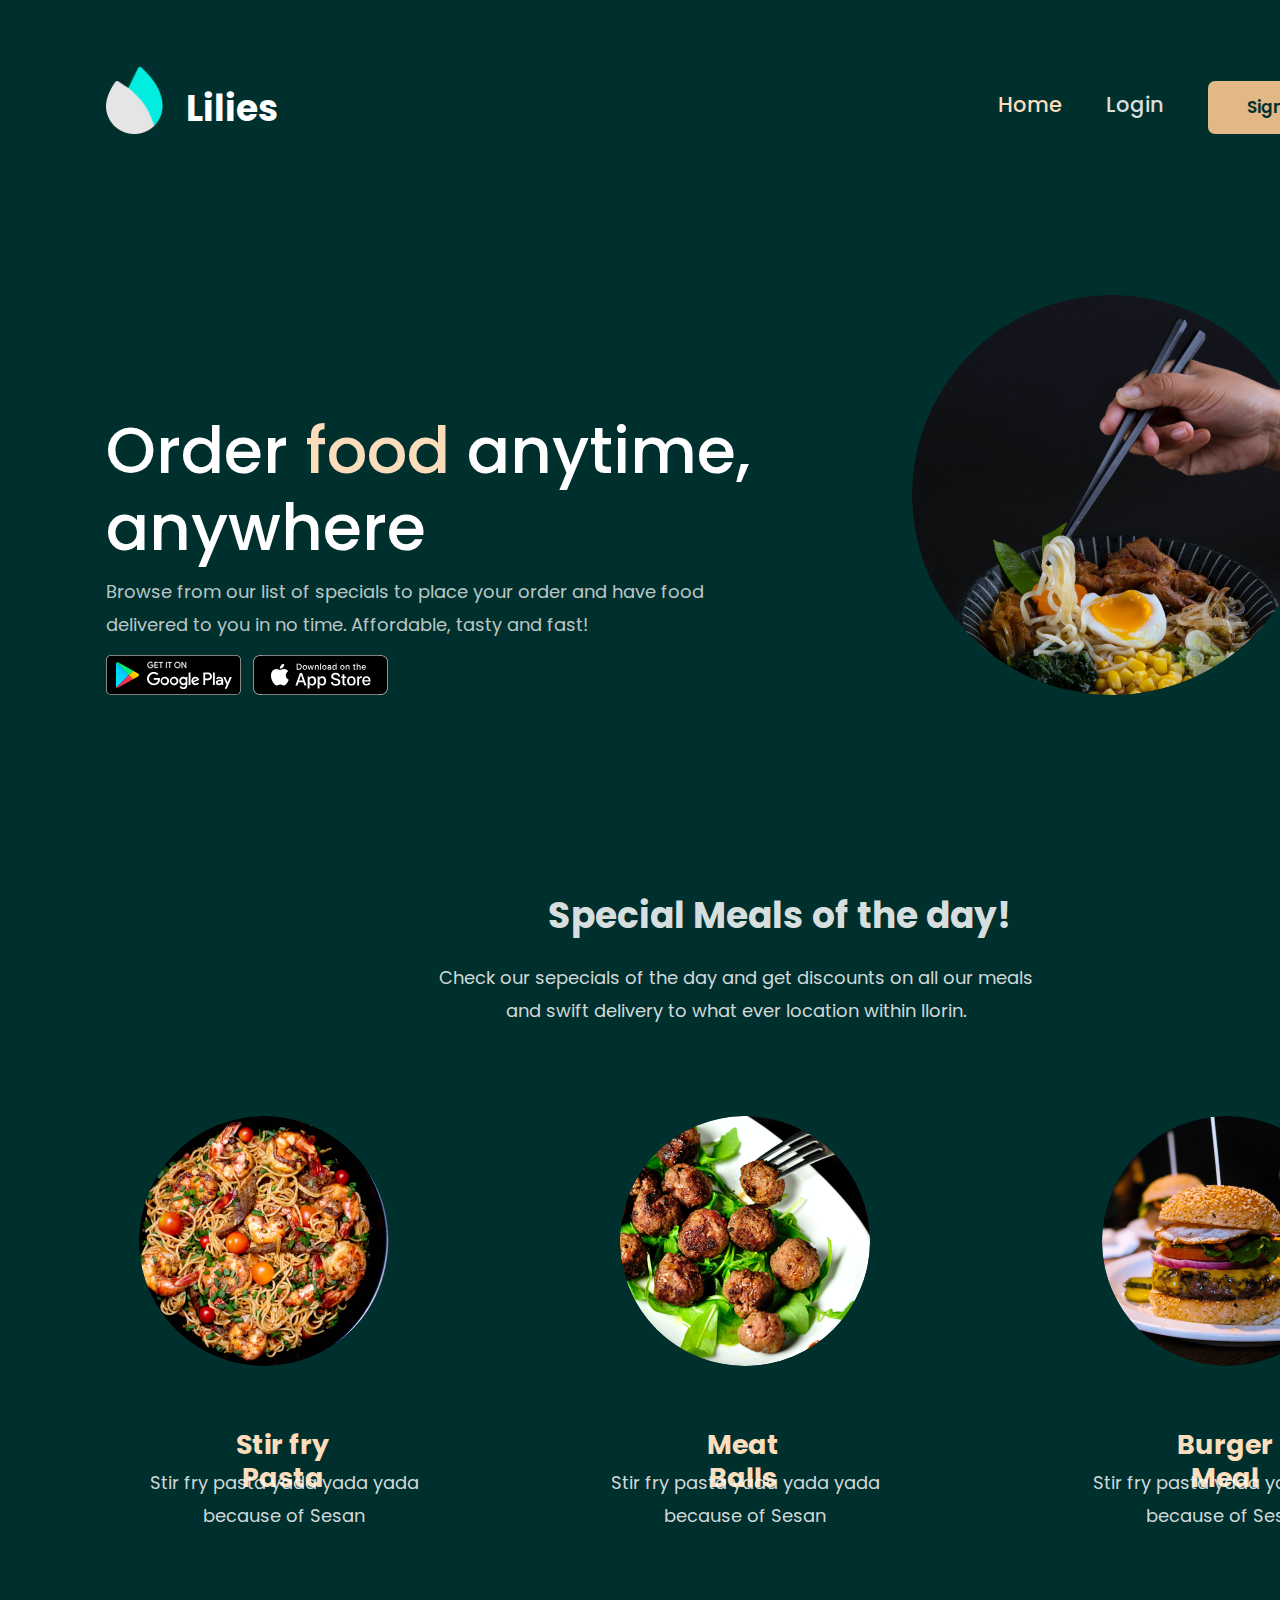
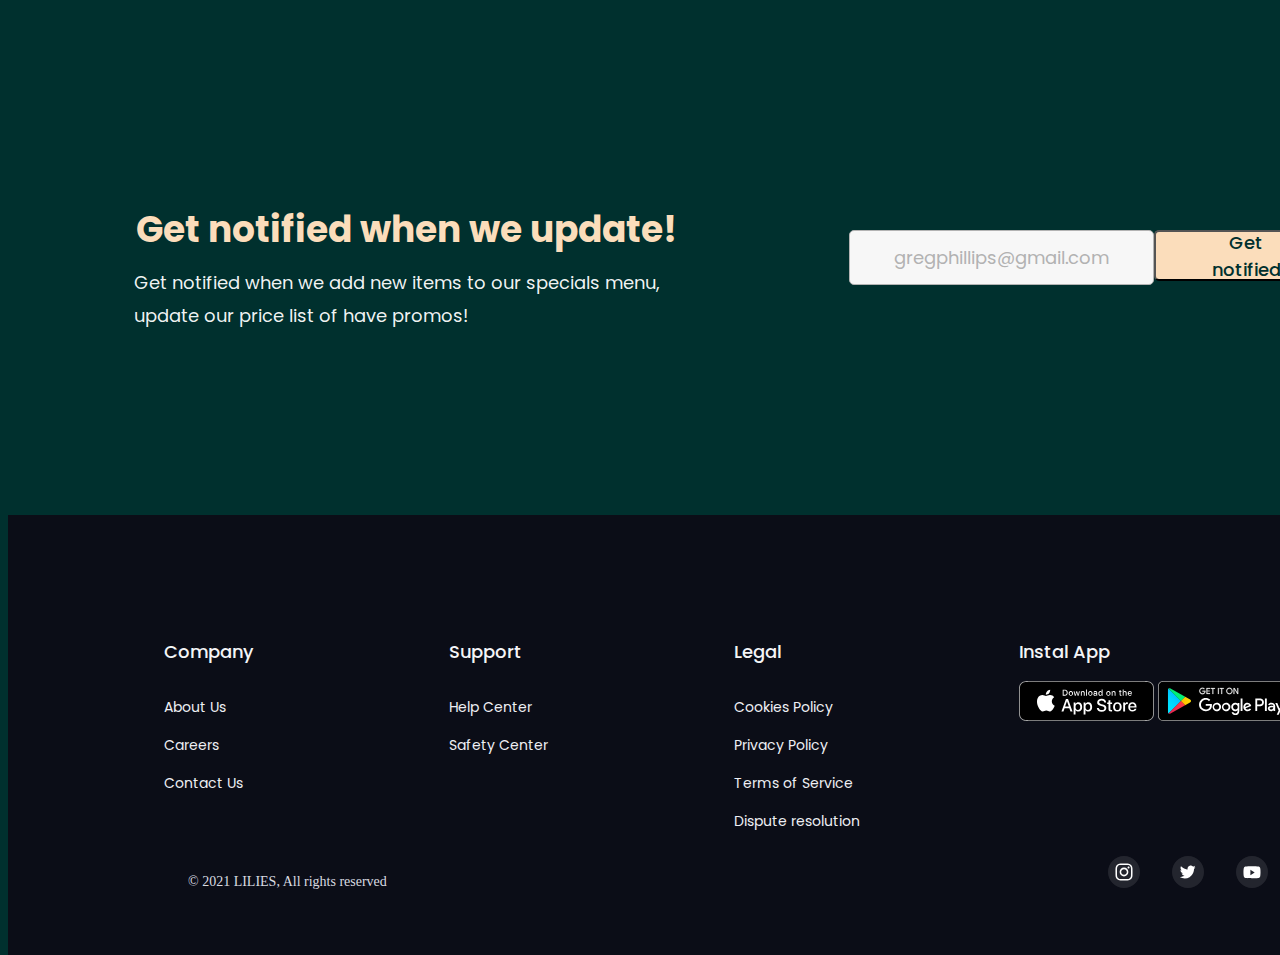
<file: index.html>
<!DOCTYPE html>
<html lang="en">
  <head>
    <link rel="stylesheet" href="style.css" />
    <link rel="preconnect" href="https://fonts.googleapis.com" />
    <link rel="preconnect" href="https://fonts.gstatic.com" crossorigin />
    <meta charset="UTF-8" />
    <meta name="viewport" content="width=device-width, initial-scale=1.0" />
    <title>lilies</title>
  </head>
  <body>
    <div class="navbar">
      <img src="public/images/logo.png" alt="" />
      <a href="#">Lilies</a>
    </div>
    <div class="regits">
      <a class="home" href="#">Home</a>
      <a class="login" href="#">Login</a>
      <button class="button">Sign Up</button>
    </div>
    <div class="box">
      <h1>Order <a>food</a> anytime, anywhere</h1>
      <p>
        Browse from our list of specials to place your order and have food
        delivered to you in no time. Affordable, tasty and fast!
      </p>
      <img src="public/images/tuhum.png" alt="" />
    </div>
    <div class="apps">
      <a href="#" class="play"><img src="public/images/app.svg" alt="" /></a>
      <a href="#" class="app"><img src="public/images/play.svg" alt="" /></a>
      <h1>Special Meals of the day!</h1>
      <p>
        Check our sepecials of the day and get discounts on all our meals<br />
        and swift delivery to what ever location within Ilorin.
      </p>
    </div>
    <div class="menu">
      <div class="spagetti">
        <img src="public/images/spagetti.png" alt="" />
        <h3>Stir fry Pasta</h3>
        <p>
          Stir fry pasta yada yada yada <br />
          because of Sesan
        </p>
      </div>
      <div class="meat">
        <img src="public/images/meat.png" alt="" />
        <h3>Meat Balls</h3>
        <p>
          Stir fry pasta yada yada yada <br />
          because of Sesan
        </p>
      </div>
      <div class="burger">
        <img src="public/images/burger.png" alt="" />
        <h3>Burger Meal</h3>
        <p>
          Stir fry pasta yada yada yada <br />
          because of Sesan
        </p>
      </div>
      <div class="get">
        <h2>Get notified when we update!</h2>
        <p>
          Get notified when we add new items to our specials menu, update our
          price list of have promos!
        </p>
        <input type="email" value="gregphillips@gmail.com">
        <button class="button2">Get notified</button>
      </div>
    </div>
    <div class="end">
        <footer>
         <div class="footer_box">
            <div class="big">
                <div class="section">
                    <h2>Company</h2>
                </div>
                <p>About Us</p>
                <p>Careers</p>
                <p>Contact Us</p>
            </div>
            <div class="big">
                <div class="section">
                    <h2>Support</h2>
                </div>
                <p>Help Center</p>
                <p>Safety Center</p>
            </div>
            <div class="big">
                <div class="section">
                    <h2>Legal</h2>
                </div>
                <p>Cookies Policy</p>
                <p>Privacy Policy</p>
                <p>Terms of Service</p>
                <p>Dispute resolution</p>
            </div>
            <div class="big">
                <div class="section">
                    <h2>Instal App</h2>
                </div class="footer_img">
                <img src="public/images/play.svg" alt="">
                <img src="public/images/app.svg" alt="">
            </div>
         </div>
         </div>
         <div class="since">
            <p>© 2021 LILIES, All rights reserved</p>
            <div class="p">
                <div class="since_img">
                    <a href="#"><img src="public/images/instagram.svg" alt=""></a>
                    <a href="#"><img src="public/images/twitter.svg" alt=""></a>
                    <a href="#"><img src="public/images/youtube.svg" alt=""></a>
                </div>
            </div>
    </footer>
</div>
  </body>
</html>
</file>
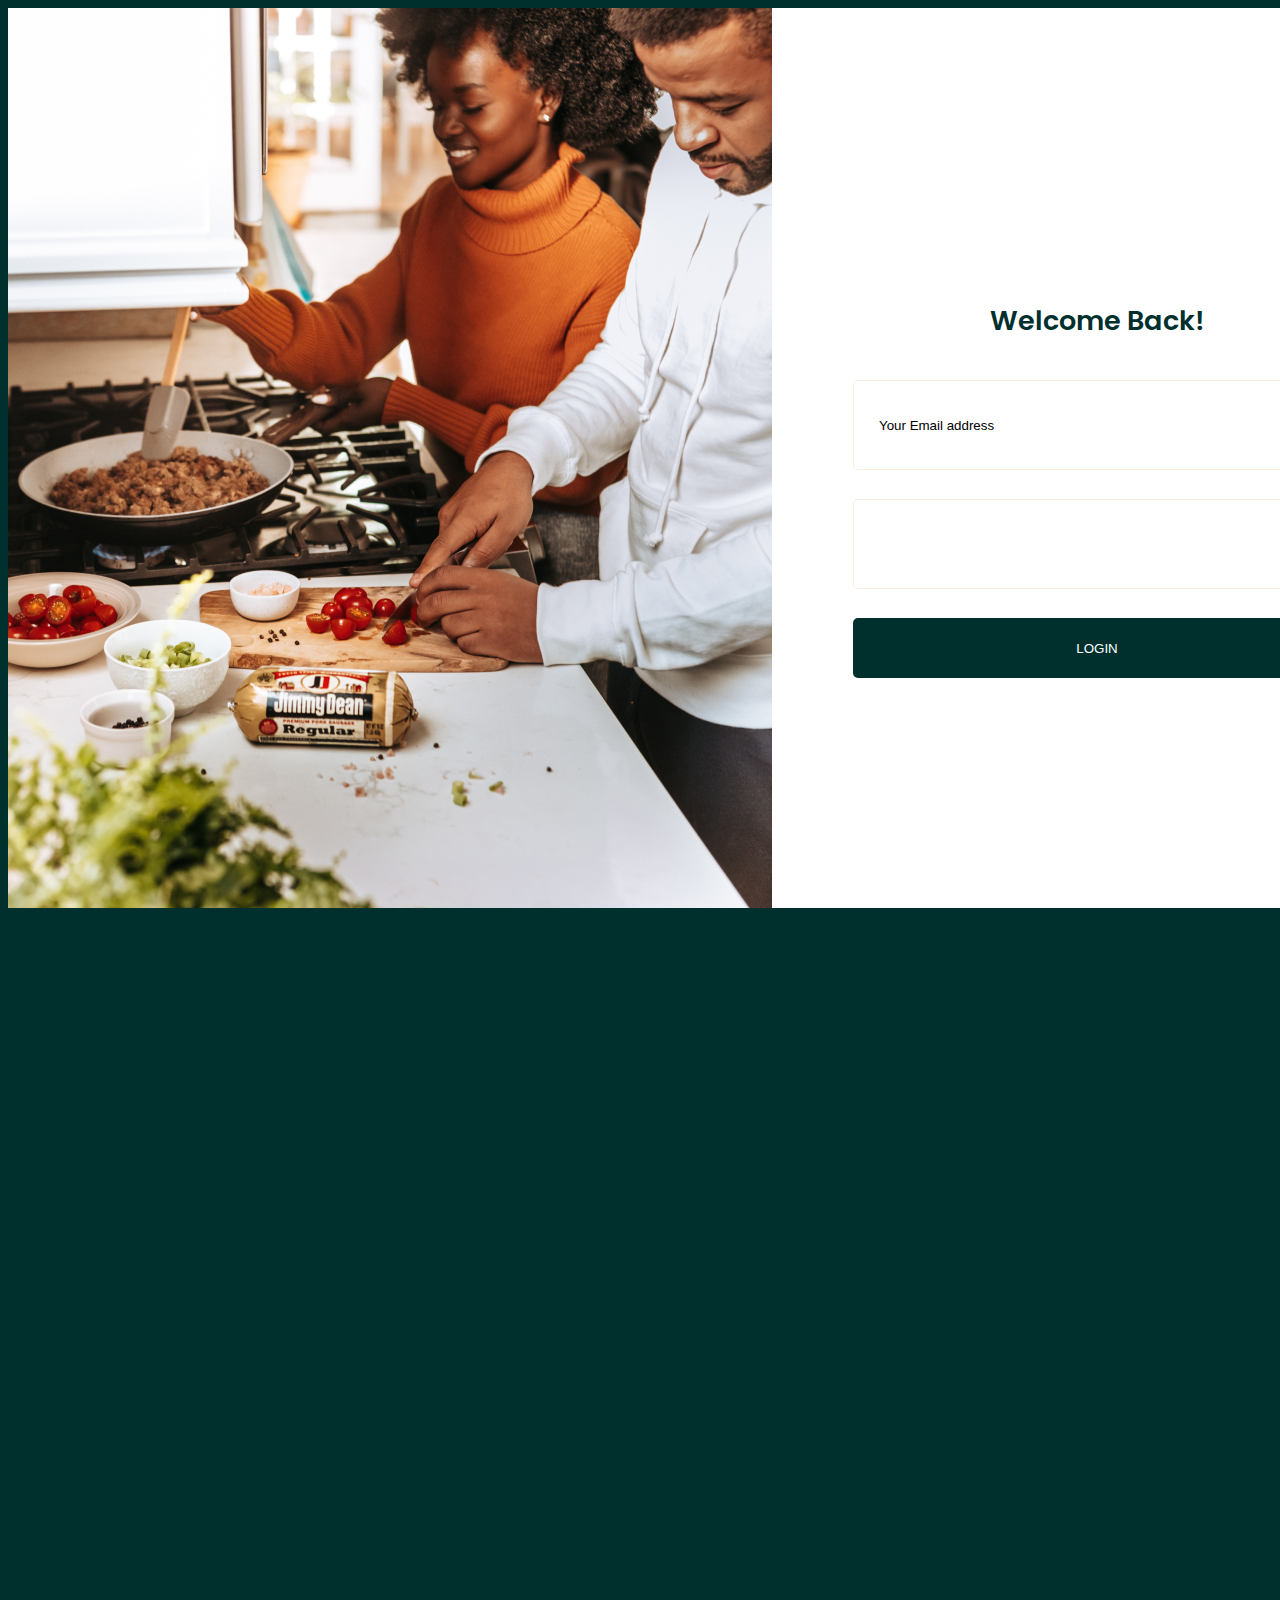
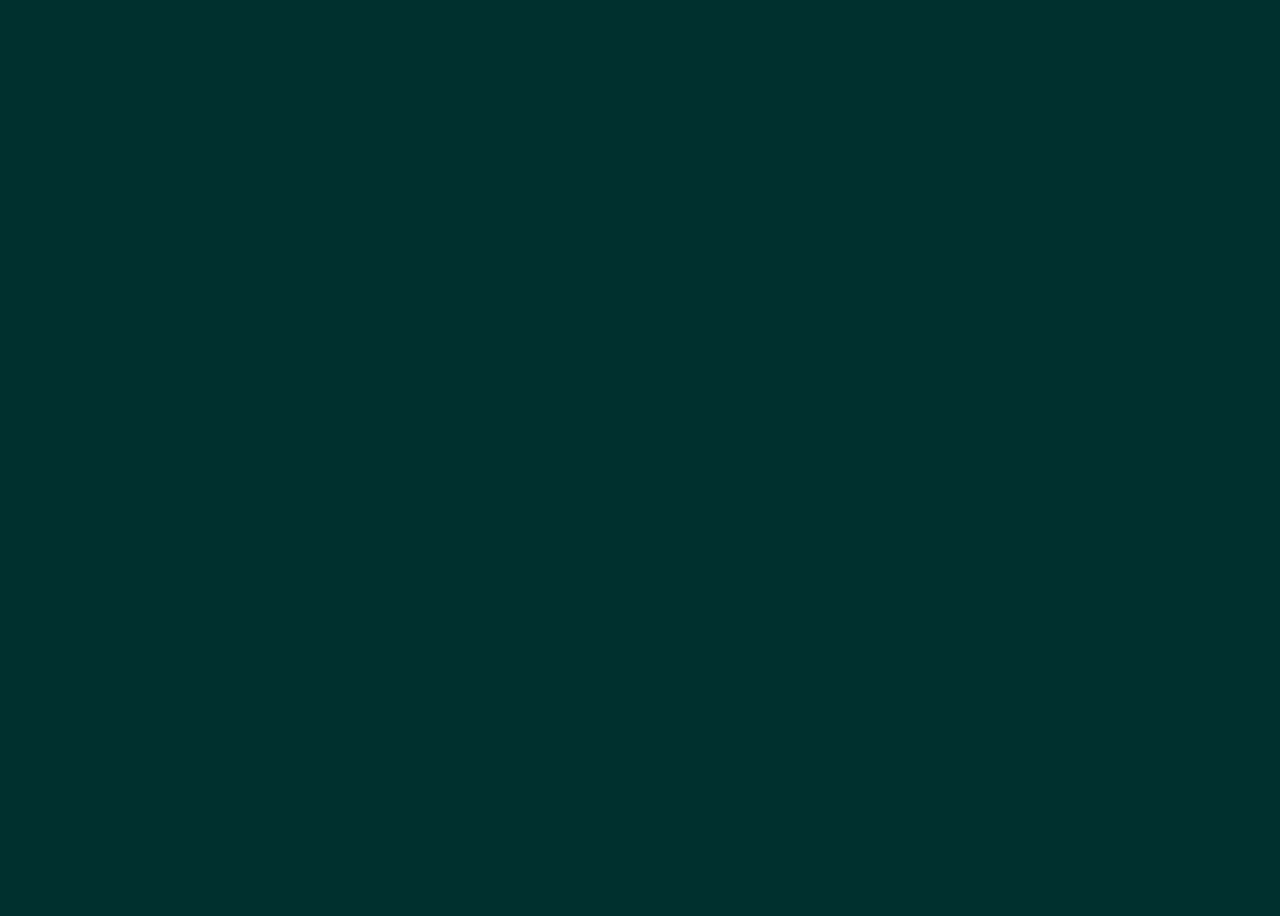
<file: login.html>
<!DOCTYPE html>
<html lang="en">
<head>
    <meta charset="UTF-8">
    <link rel="stylesheet" href="style.css">
    <meta name="viewport" content="width=device-width, initial-scale=1.0">
    <title>Login</title>
</head>
<body>
    <div class="login_box">
        <img src="public/bon-vivant-qom5MPOER-I-unsplash 5.png" alt="">
            <h1>Welcome Back!</h1>
            <input class="email" type="email" value="Your Email address">
            <input class="password" type="password" >
            <button>LOGIN</button>
    </div>
</body>
</html>
</file>
<file: style.css>
@import url('https://fonts.googleapis.com/css2?family=Poppins:wght@500&display=swap');

body{
    width: 1440px;
height: 2500px;
background: #00302E;
position: relative;
}
.navbar img{
    position: absolute;
    top: 59px;
    left: 98px;
    right: 1285px;
    bottom: 2374px;
    width: 57.475px;
    height: 67px;
    flex-shrink: 0;
    border: none;
}
.navbar a{
    position: absolute;
    top: 73px;
    left: 178px;
    right: 1170px;
    bottom: 2381px;
    width: 92px;
height: 46px;
flex-shrink: 0;
color: #FFF;
font-family: Poppins;
font-size: 36px;
font-style: normal;
font-weight: 700;
line-height: normal;
text-decoration: none;
}
.regist a{
    color: rgba(255, 255, 255, 0.87);
font-family: Poppins;
font-size: 21px;
font-style: normal;
font-weight: 500;
line-height: 33px; /* 157.143% */
text-decoration: none;
}
.home{
    position:absolute;
    top: 80px;
    left: 990px;
    right: 387px;
    bottom: 2387px;
    color: #FBDDBB;
font-family: Poppins;
font-size: 21px;
font-style: normal;
font-weight: 500;
line-height: 33px; /* 157.143% */
text-decoration: none;
}
.login{
    position: absolute;
    top: 80px;
    left: 1098px;
    right: 285px;
    bottom: 2387px;
    color: rgba(255, 255, 255, 0.87);
font-family: Poppins;
font-size: 21px;
font-style: normal;
font-weight: 500;
line-height: 33px; /* 157.143% */
text-decoration: none;
}
.button{
    position: absolute;
    top: 73px;
    left: 1200px;
    right: 98px;
    bottom: 2374px;
    width: 142px;
height: 53px;
flex-shrink: 0;
border-radius: 7px;
background: #E2B887;
color: #00302E;
font-family: Poppins;
font-size: 17px;
font-style: normal;
font-weight: 600;
line-height: 33px;/* 194.118% */
padding: 10px 38px; 
border: none;
}
.box h1{
    position: absolute;
    top:361px;
    left: 98px;
    right: 692px;
    bottom: 1972px;
    width: 650px;
height: 167px;
flex-shrink: 0;
color: #FFF;
font-family: Poppins;
font-size: 64px;
font-style: normal;
font-weight: 500;
line-height: 77px; /* 120.313% */
}
.box h1 a{
    color: #FBDDBB;
font-family: Poppins;
font-size: 64px;
font-style: normal;
font-weight: 500;
line-height: 77px;
}
.box p{
    position: absolute;
    top:549px;
    left: 98px;
    right: 773px;
    bottom: 1874px;
    width: 609px;
height: 77px;
flex-shrink: 0;
color: rgba(255, 255, 255, 0.74);
font-family: Poppins;
font-size: 18px;
font-style: normal;
font-weight: 400;
line-height: 33px; /* 183.333% */
}
.box img{
    border: 400px;
    position: absolute;
    top:287px;
    left: 904px;
    right: 136px;
    bottom: 1813px;
    width: 400px;
height: 400px;
flex-shrink: 0;
border-radius: 400px;
border: none;
}
.play{
    position: absolute;
    top:647px;
    left: 98px;
    right: 1207px;
    bottom: 1813px;
    width: 135px;
height: 40px;
flex-shrink: 0;
}
.app{
    position: absolute;
    top:647px;
    left: 245px;
    right: 1060px;
    bottom: 1813px;
    width: 135px;
height: 40px;
flex-shrink: 0;
}
.apps p{
    position: absolute;
    top:935px;
    left: 423px;
    right: 408px;
    bottom: 1488px;
    width: 609px;
height: 77px;
flex-shrink: 0;
color: rgba(255, 255, 255, 0.83);
text-align: center;
font-family: Poppins;
font-size: 18px;
font-style: normal;
font-weight: 400;
line-height: 33px; /* 183.333% */
}
.apps h1{
    position: absolute;
    top:867px;
    left: 540px;
    right: 0px;
    bottom: 1800px;
    width: 463px;
    color: rgba(255, 255, 255, 0.87);
font-family: Poppins;
font-size: 36px;
font-style: normal;
font-weight: 700;
line-height: 33px; /* 91.667% */
}
.spagetti img{
    position: absolute;
    top: 1108px;
    left: 131px;
    right: 1059px;
    bottom: 1142px;
    width: 250px;
height: 250px;
flex-shrink: 0;
border-radius: 400px;
border: none;
}
.spagetti p{
    position: absolute;
    top: 1440px;
    left: 132px;
    right: 1020px;
    bottom: 994px;
    width: 288px;
    color: rgba(255, 255, 255, 0.83);
text-align: center;
font-family: Poppins;
font-size: 18px;
font-style: normal;
font-weight: 400;
line-height: 33px; /* 183.333% */
}
.spagetti h3{
    position: absolute;
    top: 1393px;
    left: 186px;
    right: 1077px;
    bottom: 1074px;
    color: #FBDDBB;
text-align: center;
font-family: Poppins;
font-size: 27px;
font-style: normal;
font-weight: 700;
line-height: 33px; /* 122.222% */
}
.meat img{
    position: absolute;
    top: 1108px;
    left: 612px;
    right: 578px;
    bottom: 1142px;
    width: 250px;
height: 250px;
flex-shrink: 0;
border-radius: 400px;
border: none;
}
.meat p{
    position: absolute;
    top: 1440px;
    left: 593px;
    right: 559px;
    bottom: 994px;
    width: 288px;
    color: rgba(255, 255, 255, 0.83);
text-align: center;
font-family: Poppins;
font-size: 18px;
font-style: normal;
font-weight: 400;
line-height: 33px; /* 183.333% */
}
.meat h3{
    position: absolute;
    top: 1393px;
    left: 663px;
    right: 633px;
    bottom: 1074px;
    color: #FBDDBB;
text-align: center;
font-family: Poppins;
font-size: 27px;
font-style: normal;
font-weight: 700;
line-height: 33px; /* 122.222% */
}
.burger img{
    position: absolute;
    top: 1108px;
    left: 1094px;
    right: 95px;
    bottom: 1142px;
    width: 250px;
height: 250px;
flex-shrink: 0;
border-radius: 400px;
border: none;
}
.burger p{
    position: absolute;
    top: 1440px;
    left: 1075px;
    right: 77px;
    bottom: 994px;
    width: 288px;
    color: rgba(255, 255, 255, 0.83);
text-align: center;
font-family: Poppins;
font-size: 18px;
font-style: normal;
font-weight: 400;
line-height: 33px; /* 183.333% */
}
.burger h3{
    position: absolute;
    top: 1393px;
    left: 1133px;
    right: 139px;
    bottom: 1074px;
    color: #FBDDBB;
text-align: center;
font-family: Poppins;
font-size: 27px;
font-style: normal;
font-weight: 700;
line-height: 33px; /* 122.222% */
}
.get h2{
    position: absolute;
    top: 1775px;
    left: 128px;
    right: 763px;
    bottom: 692px;
    width: 549px;
    color: #FBDDBB;
font-family: Poppins;
font-size: 36px;
font-style: normal;
font-weight: 700;
line-height: 33px; /* 91.667% */
}
.get p{
    position: absolute;
    top: 1840px;
    left: 126px;
    right: 783px;
    bottom: 594px;
    color: rgba(255, 255, 255, 0.95);
    width: 531px;
font-family: Poppins;
font-size: 18px;
font-style: normal;
font-weight: 400;
line-height: 33px; /* 183.333% */
}
.button2{
    position: absolute;
    top: 1822px;
    left: 1146px;
    right: 110px;
    bottom: 627px;
    display: inline-flex;
padding: 15px 40px;
justify-content: center;
align-items: center;
gap: 10px;
border-radius: 5px;
background: #FBDDBB;
color: #00302E;
text-align: center;
font-family: Poppins;
font-size: 18px;
font-style: normal;
font-weight: 500;
line-height: normal;
}
.get input{
    position: absolute;
    top: 1822px;
    left: 841px;
    right: 300px;
    bottom: 627px;
    color: #B2B2B2;
text-align: center;
font-family: Poppins;
font-size: 18px;
font-style: normal;
font-weight: 400;
line-height: normal;
    width: 299px;
height: 51px;
flex-shrink: 0;
border-radius: 5px;
border: 1px solid #B3B3B3;
background: #F7F7F7;
}

footer{
    margin: 0 auto;
    display: flex;
width: 1110px;
height: 312px;
padding: 64px 0px;
justify-content: center;
align-items: flex-start;
gap: 30px;
top: 2107px;
display: flex;
width: 1440px;
flex-direction: column;
justify-content: center;
align-items: center;
background: #0B0D17;
}
.end{
position: absolute;
top: 2107px;
display: flex;
width: 1440px;
flex-direction: column;
justify-content: center;
align-items: center;
background: #0B0D17;
}
.section{
    display: grid;
    gap: 12px;
}
.section h2{
    width: 255px;
    color: var(--Text-Gray-100, #F4F5F7);
font-feature-settings: 'salt' on, 'liga' off;

/* Subtitle / Subtitle 2 */
font-family:Poppins ;
font-size: 18px;
font-style: normal;
font-weight: 500;
line-height: 28px; /* 155.556% */
}
.big p{
    display: grid;
    gap: 24px;
    width: 255px;
    color: var(--Text-Gray-200, #EEEFF4);
font-feature-settings: 'salt' on, 'liga' off;

/* Body / Body 2 */
font-family: Poppins;
font-size: 14px;
font-style: normal;
font-weight: 400;
line-height: 24px; /* 171.429% */
}
.footer_box{
    margin: 4rem 0rem;
    display: flex;
    gap: 30px;
}
.footer_img{
    display: grid;
    gap: 16px;
}
.since p{
    width: 540px;
    color: var(--Text-Gray-300, #D9DBE1);
font-feature-settings: 'salt' on, 'liga' off;

/* Body / Body 2 */
font-family: Inter;
font-size: 14px;
font-style: normal;
font-weight: 400;
line-height: 24px; /* 171.429% */
}
.since_img{
    display: flex;
    gap: 2rem;
}
.since{
    display: flex;
    position: absolute;
    top: 2448px;
    left: 180px;
    right: 180px;
    bottom: 28px;
}
.p{
    display: flex;
width: 540px;
flex-direction: column;
align-items: flex-end;
}
.login_box{
    position: relative;
    margin: 0;
    padding: 0;
    width: 1440px;
height: 900px;
background: #FFF;
}
.login_box h1{
    position: absolute;
    top: 278px;
    bottom: 589px;
    left: 982px;
    right: 244px;
    color: #00302E;
font-family: Poppins;
font-size: 27px;
font-style: normal;
font-weight: 600;
line-height: 33px; /* 122.222% */

}
.login_box input{
    padding: 19px 25px;
    width: 488px;
height: 50px;
flex-shrink: 0;
border-radius: 5px;
border: 1px solid rgba(251, 221, 187, 0.51);
background: rgba(255, 255, 255, 0.83);
}
.email{
    position: absolute;
    top: 372px;
    bottom: 457px;
    left: 845px;
    right: 107px;
}
.password{
    position: absolute;
    top: 491px;
    bottom: 338px;
    left: 845px;
    right: 107px;
}
.login_box button{
    text-align: center;
    color: #FFF;
    position: absolute;
    top: 610px;
    bottom: 230px;
    left: 845px;
    right: 107px;
    display: flex;
width: 488px;
height: 60px;
padding: 15px 40px;
justify-content: center;
align-items: center;
gap: 10px;
flex-shrink: 0;
border-radius: 5px;
background: #00302E;
border: 0;
cursor: pointer;
}
</file>
